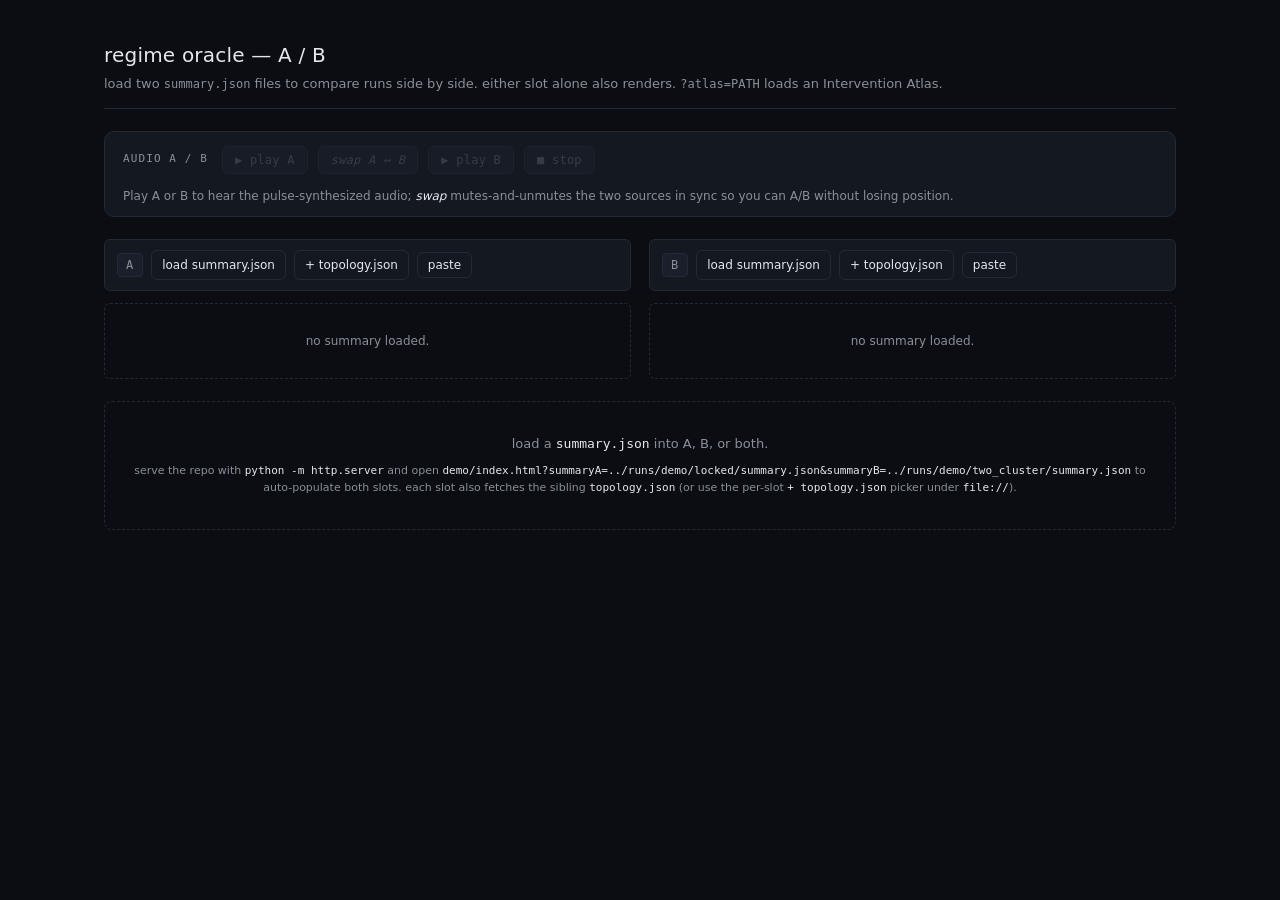
<file: demo/index.html>
<!doctype html>
<html lang="en">
<head>
  <meta charset="utf-8">
  <title>resonant instrument lab — regime oracle (A / B)</title>
  <meta name="viewport" content="width=device-width, initial-scale=1">
  <link rel="stylesheet" href="style.css">
</head>
<body>
<main>
  <header class="page-header">
    <h1>regime oracle — A / B</h1>
    <p class="sub">load two <code>summary.json</code> files to compare runs side by side. either slot alone also renders. <code>?atlas=PATH</code> loads an Intervention Atlas.</p>
  </header>

  <section id="atlas-mode" class="atlas-mode" hidden aria-label="Intervention Atlas">
    <header class="atlas-header">
      <h2>Intervention Atlas</h2>
      <p class="atlas-sub">
        <span data-role="atlas-baseline-name" class="mono"></span>
        <span class="atlas-sub-sep">·</span>
        <span data-role="atlas-count" class="mono"></span>
        <span class="atlas-sub-sep">·</span>
        <span data-role="atlas-formula" class="mono"></span>
      </p>
      <p class="atlas-hint">Click any intervention to load it into slot B and compare against the baseline (slot A).</p>
    </header>
    <ol id="atlas-list" class="atlas-list"></ol>
  </section>

  <section id="comparison" class="comparison" hidden aria-label="A vs B comparison">
    <header class="comparison-header">
      <h2>A &rarr; B</h2>
      <p id="takeaway" class="takeaway"></p>
      <span id="topo-badge" class="topo-badge" hidden></span>
    </header>
    <ul id="diff-list" class="diff-list"></ul>
  </section>

  <section id="audio-controls" class="audio-controls" hidden aria-label="A/B audio playback">
    <span class="audio-title mono">audio A / B</span>
    <button type="button" data-role="audio-play-a" class="audio-btn" disabled>&#9654; play A</button>
    <button type="button" data-role="audio-swap" class="audio-btn audio-swap" disabled>swap A &harr; B</button>
    <button type="button" data-role="audio-play-b" class="audio-btn" disabled>&#9654; play B</button>
    <button type="button" data-role="audio-stop" class="audio-btn audio-stop" disabled>&#9632; stop</button>
    <span class="audio-status mono" data-role="audio-status"></span>
    <p class="audio-hint">Play A or B to hear the pulse-synthesized audio; <em>swap</em> mutes-and-unmutes the two sources in sync so you can A/B without losing position.</p>
  </section>

  <section class="slots">
    <article class="slot" data-slot="A">
      <header class="slot-header">
        <span class="slot-label">A</span>
        <label class="file-picker">
          <input type="file" accept="application/json,.json" data-role="file">
          <span>load summary.json</span>
        </label>
        <label class="file-picker">
          <input type="file" accept="application/json,.json" data-role="topo-file">
          <span>+ topology.json</span>
        </label>
        <button type="button" data-role="paste-toggle">paste</button>
        <span class="status" data-role="status" role="status"></span>
      </header>
      <section class="paste-panel" data-role="paste-panel" hidden>
        <textarea rows="5" spellcheck="false" data-role="paste-area"
          placeholder='{ "schema_version": 1, "meta": {...}, "detectors": {...}, "stats": {...} }'></textarea>
        <div class="paste-actions">
          <button type="button" data-role="paste-apply">render</button>
        </div>
      </section>
      <div class="empty" data-role="empty">
        <p>no summary loaded.</p>
      </div>
      <div class="summary" data-role="summary" hidden>
        <header class="meta-card">
          <h2 data-role="meta-name"></h2>
          <div class="meta-grid">
            <div><span class="k">duration</span><span class="v mono" data-role="meta-duration"></span></div>
            <div><span class="k">N</span><span class="v mono" data-role="meta-n"></span></div>
            <div><span class="k">rate</span><span class="v mono" data-role="meta-rate"></span></div>
            <div><span class="k">schema</span><span class="v mono" data-role="meta-schema"></span></div>
          </div>
          <div class="meta-path mono" data-role="meta-path"></div>
        </header>
        <section class="topology-card" data-role="topology-card" aria-label="topology">
          <div class="topology-stage" data-role="topology-stage"></div>
          <div class="topology-footer mono" data-role="topology-footer"></div>
        </section>
        <section class="dynamics-card" data-role="dynamics-card" aria-label="dynamics">
          <div class="dynamics-row">
            <span class="dynamics-label mono">r(t)</span>
            <div class="dynamics-stage" data-role="r-stage"></div>
          </div>
          <div class="dynamics-row">
            <span class="dynamics-label mono">pulses</span>
            <div class="dynamics-stage" data-role="raster-stage"></div>
          </div>
          <div class="dynamics-footer mono" data-role="dynamics-footer"></div>
        </section>
        <section class="detectors" data-role="detectors" aria-label="detectors"></section>
        <section class="stats" data-role="stats" aria-label="stats"></section>
        <details class="raw">
          <summary>raw summary.json</summary>
          <pre class="mono" data-role="raw-json"></pre>
        </details>
      </div>
    </article>

    <article class="slot" data-slot="B">
      <header class="slot-header">
        <span class="slot-label">B</span>
        <label class="file-picker">
          <input type="file" accept="application/json,.json" data-role="file">
          <span>load summary.json</span>
        </label>
        <label class="file-picker">
          <input type="file" accept="application/json,.json" data-role="topo-file">
          <span>+ topology.json</span>
        </label>
        <button type="button" data-role="paste-toggle">paste</button>
        <span class="status" data-role="status" role="status"></span>
      </header>
      <section class="paste-panel" data-role="paste-panel" hidden>
        <textarea rows="5" spellcheck="false" data-role="paste-area"
          placeholder='{ "schema_version": 1, "meta": {...}, "detectors": {...}, "stats": {...} }'></textarea>
        <div class="paste-actions">
          <button type="button" data-role="paste-apply">render</button>
        </div>
      </section>
      <div class="empty" data-role="empty">
        <p>no summary loaded.</p>
      </div>
      <div class="summary" data-role="summary" hidden>
        <header class="meta-card">
          <h2 data-role="meta-name"></h2>
          <div class="meta-grid">
            <div><span class="k">duration</span><span class="v mono" data-role="meta-duration"></span></div>
            <div><span class="k">N</span><span class="v mono" data-role="meta-n"></span></div>
            <div><span class="k">rate</span><span class="v mono" data-role="meta-rate"></span></div>
            <div><span class="k">schema</span><span class="v mono" data-role="meta-schema"></span></div>
          </div>
          <div class="meta-path mono" data-role="meta-path"></div>
        </header>
        <section class="topology-card" data-role="topology-card" aria-label="topology">
          <div class="topology-stage" data-role="topology-stage"></div>
          <div class="topology-footer mono" data-role="topology-footer"></div>
        </section>
        <section class="dynamics-card" data-role="dynamics-card" aria-label="dynamics">
          <div class="dynamics-row">
            <span class="dynamics-label mono">r(t)</span>
            <div class="dynamics-stage" data-role="r-stage"></div>
          </div>
          <div class="dynamics-row">
            <span class="dynamics-label mono">pulses</span>
            <div class="dynamics-stage" data-role="raster-stage"></div>
          </div>
          <div class="dynamics-footer mono" data-role="dynamics-footer"></div>
        </section>
        <section class="detectors" data-role="detectors" aria-label="detectors"></section>
        <section class="stats" data-role="stats" aria-label="stats"></section>
        <details class="raw">
          <summary>raw summary.json</summary>
          <pre class="mono" data-role="raw-json"></pre>
        </details>
      </div>
    </article>
  </section>

  <section class="empty-both" id="empty-both">
    <p>load a <code>summary.json</code> into A, B, or both.</p>
    <p class="hint">serve the repo with <code>python -m http.server</code> and open
      <code>demo/index.html?summaryA=../runs/demo/locked/summary.json&amp;summaryB=../runs/demo/two_cluster/summary.json</code>
      to auto-populate both slots. each slot also fetches the sibling <code>topology.json</code>
      (or use the per-slot <code>+ topology.json</code> picker under <code>file://</code>).</p>
  </section>
</main>
<script src="app.js"></script>
</body>
</html>
</file>
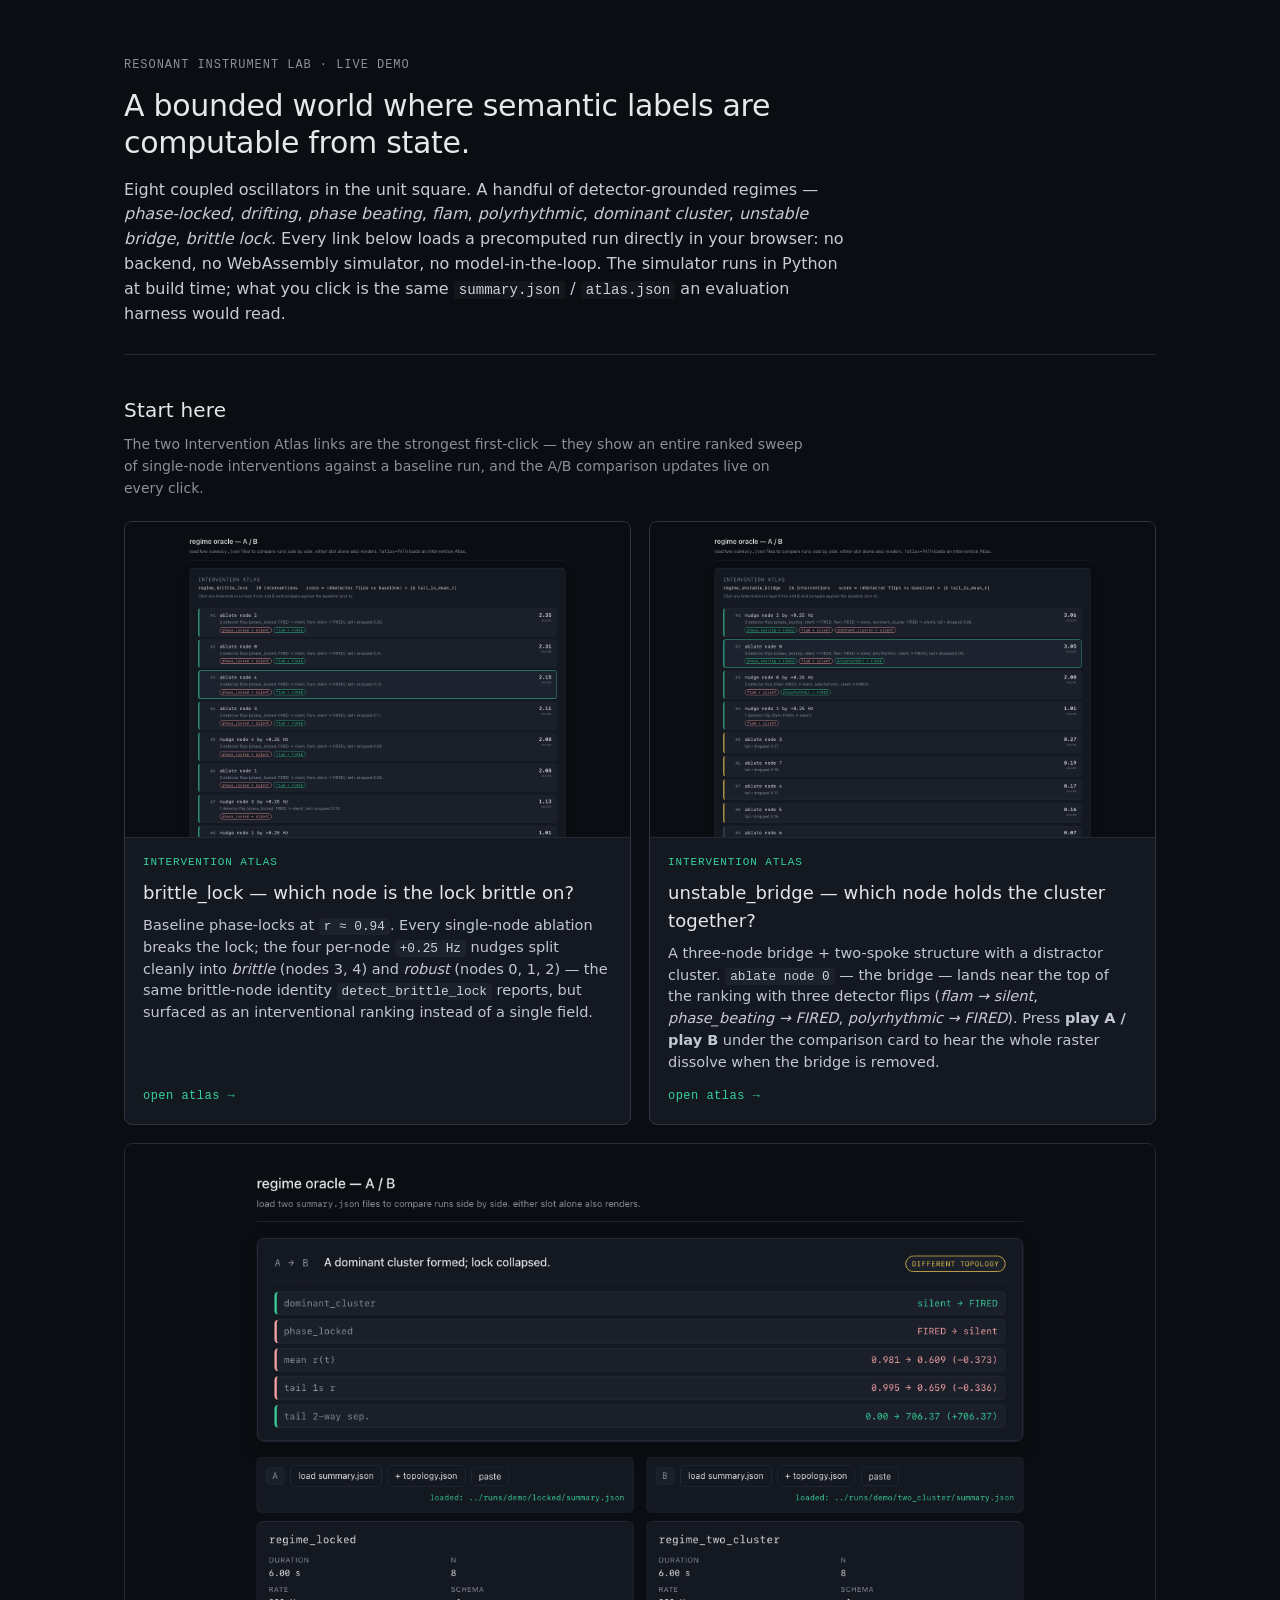
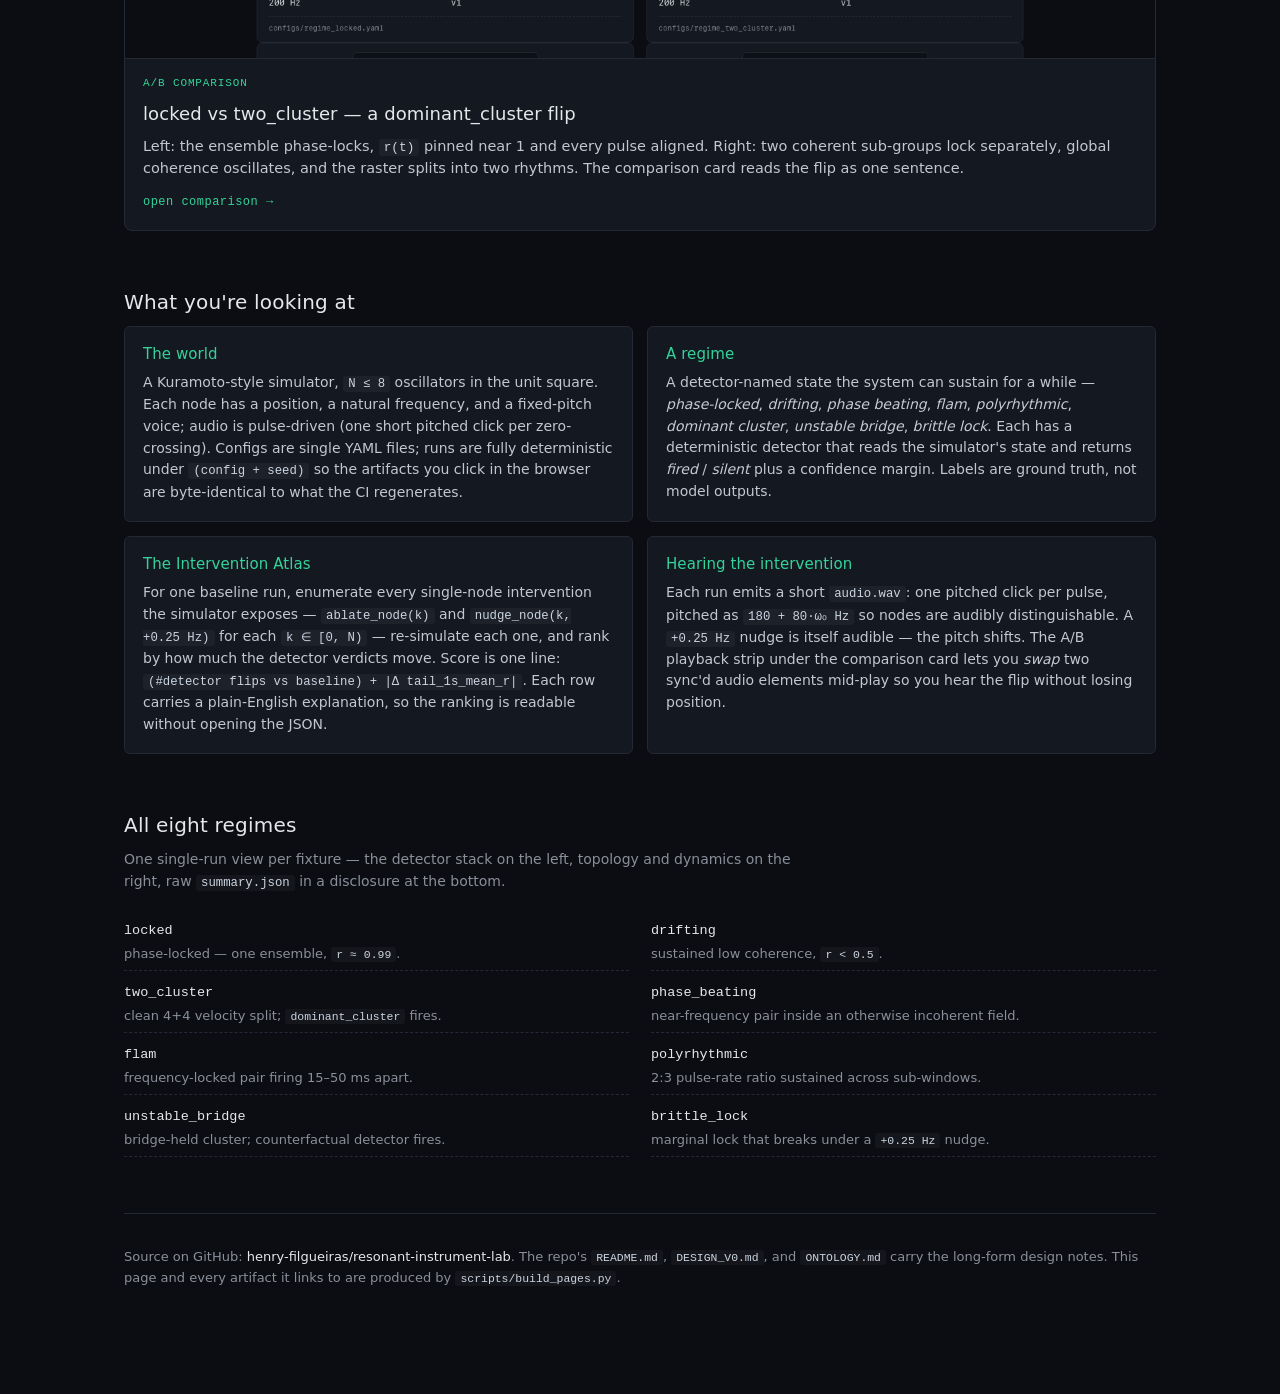
<file: docs/index.html>
<!doctype html>
<html lang="en">
<head>
  <meta charset="utf-8">
  <title>Resonant Instrument Lab — live demo</title>
  <meta name="viewport" content="width=device-width, initial-scale=1">
  <meta name="description" content="A browser-hosted live demo of the Resonant Instrument Lab: a bounded coupled-oscillator world, eight detector-named regimes, and the Intervention Atlas — a ranked list of single-node perturbations with per-click A/B comparison.">
  <link rel="stylesheet" href="landing.css">
</head>
<body>
<main>

  <header class="hero">
    <p class="kicker mono">resonant instrument lab · live demo</p>
    <h1>A bounded world where semantic labels are computable from state.</h1>
    <p class="lede">
      Eight coupled oscillators in the unit square. A handful of detector-grounded
      regimes — <em>phase-locked</em>, <em>drifting</em>, <em>phase beating</em>,
      <em>flam</em>, <em>polyrhythmic</em>, <em>dominant cluster</em>,
      <em>unstable bridge</em>, <em>brittle lock</em>. Every link below loads a
      precomputed run directly in your browser: no backend, no WebAssembly
      simulator, no model-in-the-loop. The simulator runs in Python at build
      time; what you click is the same <code>summary.json</code> / <code>atlas.json</code>
      an evaluation harness would read.
    </p>
  </header>

  <section class="primary">
    <h2>Start here</h2>
    <p class="section-sub">
      The two Intervention Atlas links are the strongest first-click —
      they show an entire ranked sweep of single-node interventions against
      a baseline run, and the A/B comparison updates live on every click.
    </p>

    <div class="cards">

      <a class="card card-primary" href="demo/index.html?atlas=../runs/demo/brittle_lock/atlas.json&amp;select=ablate_n4">
        <div class="card-art">
          <img src="screenshots/hero-atlas-brittle_lock.png" alt="Intervention Atlas on regime_brittle_lock, with ablate_n4 preselected" loading="lazy">
        </div>
        <div class="card-body">
          <span class="card-eyebrow mono">intervention atlas</span>
          <h3>brittle_lock — which node is the lock brittle on?</h3>
          <p>
            Baseline phase-locks at <code>r ≈ 0.94</code>. Every single-node
            ablation breaks the lock; the four per-node <code>+0.25 Hz</code>
            nudges split cleanly into <em>brittle</em> (nodes 3, 4) and
            <em>robust</em> (nodes 0, 1, 2) — the same brittle-node identity
            <code>detect_brittle_lock</code> reports, but surfaced as an
            interventional ranking instead of a single field.
          </p>
          <span class="card-cta mono">open atlas →</span>
        </div>
      </a>

      <a class="card card-primary" href="demo/index.html?atlas=../runs/demo/unstable_bridge/atlas.json&amp;select=ablate_n0">
        <div class="card-art">
          <img src="screenshots/hero-atlas-unstable_bridge.png" alt="Intervention Atlas on regime_unstable_bridge, with ablate_n0 preselected" loading="lazy">
        </div>
        <div class="card-body">
          <span class="card-eyebrow mono">intervention atlas</span>
          <h3>unstable_bridge — which node holds the cluster together?</h3>
          <p>
            A three-node bridge + two-spoke structure with a distractor cluster.
            <code>ablate node 0</code> — the bridge — lands near the top of the
            ranking with three detector flips (<em>flam → silent</em>,
            <em>phase_beating → FIRED</em>, <em>polyrhythmic → FIRED</em>). Press
            <strong>play A / play B</strong> under the comparison card to hear
            the whole raster dissolve when the bridge is removed.
          </p>
          <span class="card-cta mono">open atlas →</span>
        </div>
      </a>

    </div>

    <div class="cards cards-secondary">

      <a class="card" href="demo/index.html?summaryA=../runs/demo/locked/summary.json&amp;summaryB=../runs/demo/two_cluster/summary.json">
        <div class="card-art card-art-wide">
          <img src="screenshots/hero-locked-vs-two_cluster.png" alt="A/B comparison: locked vs two_cluster" loading="lazy">
        </div>
        <div class="card-body">
          <span class="card-eyebrow mono">a/b comparison</span>
          <h3>locked vs two_cluster — a dominant_cluster flip</h3>
          <p>
            Left: the ensemble phase-locks, <code>r(t)</code> pinned near 1 and
            every pulse aligned. Right: two coherent sub-groups lock separately,
            global coherence oscillates, and the raster splits into two rhythms.
            The comparison card reads the flip as one sentence.
          </p>
          <span class="card-cta mono">open comparison →</span>
        </div>
      </a>

    </div>
  </section>

  <section class="explain">
    <h2>What you're looking at</h2>

    <div class="explain-grid">
      <article>
        <h3>The world</h3>
        <p>
          A Kuramoto-style simulator, <code>N ≤ 8</code> oscillators in the
          unit square. Each node has a position, a natural frequency, and a
          fixed-pitch voice; audio is pulse-driven (one short pitched click
          per zero-crossing). Configs are single YAML files; runs are fully
          deterministic under <code>(config + seed)</code> so the artifacts
          you click in the browser are byte-identical to what the CI
          regenerates.
        </p>
      </article>

      <article>
        <h3>A regime</h3>
        <p>
          A detector-named state the system can sustain for a while —
          <em>phase-locked</em>, <em>drifting</em>, <em>phase beating</em>,
          <em>flam</em>, <em>polyrhythmic</em>, <em>dominant cluster</em>,
          <em>unstable bridge</em>, <em>brittle lock</em>. Each has a
          deterministic detector that reads the simulator's state and returns
          <em>fired</em> / <em>silent</em> plus a confidence margin. Labels
          are ground truth, not model outputs.
        </p>
      </article>

      <article>
        <h3>The Intervention Atlas</h3>
        <p>
          For one baseline run, enumerate every single-node intervention the
          simulator exposes — <code>ablate_node(k)</code> and
          <code>nudge_node(k, +0.25 Hz)</code> for each <code>k ∈ [0, N)</code> —
          re-simulate each one, and rank by how much the detector verdicts move.
          Score is one line:
          <code>(#detector flips vs baseline) + |Δ tail_1s_mean_r|</code>.
          Each row carries a plain-English explanation, so the ranking is
          readable without opening the JSON.
        </p>
      </article>

      <article>
        <h3>Hearing the intervention</h3>
        <p>
          Each run emits a short <code>audio.wav</code>: one pitched click per
          pulse, pitched as <code>180 + 80·ω₀ Hz</code> so nodes are audibly
          distinguishable. A <code>+0.25 Hz</code> nudge is itself audible —
          the pitch shifts. The A/B playback strip under the comparison card
          lets you <em>swap</em> two sync'd audio elements mid-play so you
          hear the flip without losing position.
        </p>
      </article>
    </div>
  </section>

  <section class="catalogue">
    <h2>All eight regimes</h2>
    <p class="section-sub">
      One single-run view per fixture — the detector stack on the left,
      topology and dynamics on the right, raw <code>summary.json</code> in a
      disclosure at the bottom.
    </p>
    <ul class="fixture-list mono">
      <li><a href="demo/index.html?summaryA=../runs/demo/locked/summary.json">locked</a>
        <span class="fixture-note">phase-locked — one ensemble, <code>r ≈ 0.99</code>.</span></li>
      <li><a href="demo/index.html?summaryA=../runs/demo/drifting/summary.json">drifting</a>
        <span class="fixture-note">sustained low coherence, <code>r &lt; 0.5</code>.</span></li>
      <li><a href="demo/index.html?summaryA=../runs/demo/two_cluster/summary.json">two_cluster</a>
        <span class="fixture-note">clean 4+4 velocity split; <code>dominant_cluster</code> fires.</span></li>
      <li><a href="demo/index.html?summaryA=../runs/demo/phase_beating/summary.json">phase_beating</a>
        <span class="fixture-note">near-frequency pair inside an otherwise incoherent field.</span></li>
      <li><a href="demo/index.html?summaryA=../runs/demo/flam/summary.json">flam</a>
        <span class="fixture-note">frequency-locked pair firing 15–50 ms apart.</span></li>
      <li><a href="demo/index.html?summaryA=../runs/demo/polyrhythmic/summary.json">polyrhythmic</a>
        <span class="fixture-note">2:3 pulse-rate ratio sustained across sub-windows.</span></li>
      <li><a href="demo/index.html?summaryA=../runs/demo/unstable_bridge/summary.json">unstable_bridge</a>
        <span class="fixture-note">bridge-held cluster; counterfactual detector fires.</span></li>
      <li><a href="demo/index.html?summaryA=../runs/demo/brittle_lock/summary.json">brittle_lock</a>
        <span class="fixture-note">marginal lock that breaks under a <code>+0.25 Hz</code> nudge.</span></li>
    </ul>
  </section>

  <footer class="foot">
    <p>
      Source on GitHub:
      <a href="https://github.com/henry-filgueiras/resonant-instrument-lab">henry-filgueiras/resonant-instrument-lab</a>.
      The repo's <code>README.md</code>, <code>DESIGN_V0.md</code>, and
      <code>ONTOLOGY.md</code> carry the long-form design notes. This page and
      every artifact it links to are produced by <code>scripts/build_pages.py</code>.
    </p>
  </footer>

</main>
</body>
</html>
</file>
<file: demo/style.css>
:root {
  --bg: #0b0d12;
  --card: #141821;
  --card-hi: #1a1f2b;
  --border: #242936;
  --text: #e5e7eb;
  --muted: #8a8f99;
  --accent: #34d399;
  --dim: #4b5563;
  --err: #fca5a5;
  --warn: #fcd34d;
  --up: #34d399;
  --down: #fca5a5;
  --mono: ui-monospace, SFMono-Regular, Menlo, Consolas, monospace;
  --sans: -apple-system, BlinkMacSystemFont, "Segoe UI", system-ui, sans-serif;
}

* { box-sizing: border-box; }

html, body {
  margin: 0;
  padding: 0;
  background: var(--bg);
  color: var(--text);
  font-family: var(--sans);
  font-size: 15px;
  line-height: 1.5;
  -webkit-font-smoothing: antialiased;
}

main {
  max-width: 1120px;
  margin: 0 auto;
  padding: 40px 24px 80px;
}

code, .mono { font-family: var(--mono); }

/* -- page header -- */
.page-header {
  border-bottom: 1px solid var(--border);
  padding-bottom: 14px;
  margin-bottom: 22px;
}
.page-header h1 {
  margin: 0;
  font-size: 20px;
  font-weight: 500;
  letter-spacing: 0.01em;
}
.page-header .sub {
  margin: 4px 0 0;
  color: var(--muted);
  font-size: 13px;
}
.page-header code { color: var(--muted); font-size: 12px; }

/* -- slot grid -- */
.slots {
  display: grid;
  grid-template-columns: 1fr 1fr;
  gap: 18px;
  margin-bottom: 22px;
}
.slot {
  display: flex;
  flex-direction: column;
  gap: 12px;
  min-width: 0;
}

/* -- slot header (loader row per slot) -- */
.slot-header {
  display: flex;
  align-items: center;
  gap: 8px;
  flex-wrap: wrap;
  padding: 10px 12px;
  background: var(--card);
  border: 1px solid var(--border);
  border-radius: 6px;
}
.slot-label {
  font-family: var(--mono);
  font-size: 12px;
  color: var(--muted);
  background: var(--card-hi);
  border: 1px solid var(--border);
  border-radius: 4px;
  padding: 2px 8px;
  letter-spacing: 0.08em;
}
.file-picker {
  position: relative;
  display: inline-block;
}
.file-picker input {
  position: absolute; inset: 0;
  opacity: 0; cursor: pointer;
  width: 100%; height: 100%;
}
.file-picker span,
button {
  display: inline-block;
  padding: 5px 10px;
  background: var(--card);
  border: 1px solid var(--border);
  border-radius: 6px;
  color: var(--text);
  font-family: var(--sans);
  font-size: 12px;
  cursor: pointer;
  transition: background 80ms ease;
}
.file-picker:hover span,
button:hover { background: var(--card-hi); }
button:focus-visible,
.file-picker:focus-within span { outline: 1px solid var(--accent); outline-offset: 2px; }
.status {
  color: var(--muted);
  font-family: var(--mono);
  font-size: 11px;
  margin-left: auto;
  overflow: hidden;
  text-overflow: ellipsis;
  white-space: nowrap;
  max-width: 100%;
}
.status[data-kind="err"]  { color: var(--err); }
.status[data-kind="warn"] { color: var(--warn); }
.status[data-kind="ok"]   { color: var(--accent); }

/* -- paste panel -- */
.paste-panel textarea {
  width: 100%;
  background: var(--card);
  border: 1px solid var(--border);
  border-radius: 6px;
  color: var(--text);
  font-family: var(--mono);
  font-size: 12px;
  padding: 10px 12px;
  resize: vertical;
}
.paste-actions {
  margin-top: 6px;
  display: flex;
  justify-content: flex-end;
}

/* -- per-slot empty placeholder -- */
.empty {
  padding: 28px 14px;
  border: 1px dashed var(--border);
  border-radius: 6px;
  color: var(--muted);
  text-align: center;
  font-size: 12px;
}
.empty p { margin: 0; }

/* -- meta card -- */
.meta-card {
  padding: 14px 16px 12px;
  background: var(--card);
  border: 1px solid var(--border);
  border-radius: 8px;
}
.meta-card h2 {
  margin: 0 0 10px;
  font-size: 15px;
  font-weight: 500;
  font-family: var(--mono);
  letter-spacing: 0.01em;
  word-break: break-word;
}
.meta-grid {
  display: grid;
  grid-template-columns: repeat(2, 1fr);
  gap: 6px 16px;
  font-size: 12px;
}
.meta-grid > div { display: flex; flex-direction: column; gap: 2px; }
.meta-grid .k { color: var(--muted); font-size: 10px; text-transform: uppercase; letter-spacing: 0.06em; }
.meta-path {
  margin-top: 10px;
  padding-top: 8px;
  border-top: 1px dashed var(--border);
  color: var(--muted);
  font-size: 10px;
  overflow-wrap: anywhere;
}

/* -- topology card -- */
.topology-card {
  padding: 12px;
  background: var(--card);
  border: 1px solid var(--border);
  border-radius: 8px;
  display: flex;
  flex-direction: column;
  align-items: center;
  gap: 8px;
}
.topology-stage {
  width: 100%;
  max-width: 260px;
  aspect-ratio: 1 / 1;
  background: #0d1017;
  border: 1px solid var(--border);
  border-radius: 6px;
  overflow: hidden;
}
.topology-stage svg { width: 100%; height: 100%; display: block; }
.topology-stage .topo-frame { fill: none; stroke: var(--border); stroke-width: 0.4; }
.topology-stage .topo-grid  { stroke: var(--border); stroke-width: 0.2; opacity: 0.55; }
.topology-stage .topo-node  { stroke: #0d1017; stroke-width: 0.6; }
.topology-stage .topo-bridge-ring {
  fill: none;
  stroke: var(--warn);
  stroke-width: 0.7;
  opacity: 0.9;
  stroke-dasharray: 1.6 1.0;
}
.topology-stage .topo-brittle-ring {
  fill: none;
  stroke: var(--err);
  stroke-width: 0.6;
  opacity: 0.85;
  stroke-dasharray: 0.6 0.8;
}
.topology-stage .topo-selected-ring {
  fill: none;
  stroke: var(--accent);
  stroke-width: 0.7;
  opacity: 0.9;
}
.topology-stage .topo-label {
  fill: var(--muted);
  font-family: var(--mono);
  font-size: 3.2px;
  text-anchor: middle;
  dominant-baseline: middle;
  pointer-events: none;
}
.topology-footer {
  width: 100%;
  color: var(--muted);
  font-size: 10px;
  display: flex;
  gap: 10px;
  justify-content: center;
  flex-wrap: wrap;
  letter-spacing: 0.02em;
}
.topology-footer .k { color: var(--dim); margin-right: 4px; }
.topology-footer .topo-bridge-note {
  color: var(--warn);
  letter-spacing: 0.03em;
  font-family: var(--mono);
}
.topology-footer .topo-bridge-note .k { color: var(--warn); opacity: 0.8; }
.topology-footer .topo-brittle-note {
  color: var(--err);
  letter-spacing: 0.03em;
  font-family: var(--mono);
}
.topology-footer .topo-brittle-note .k { color: var(--err); opacity: 0.8; }
.topology-footer .topo-selected-note {
  color: var(--accent);
  letter-spacing: 0.03em;
  font-family: var(--mono);
}
.topology-footer .topo-selected-note .k { color: var(--accent); opacity: 0.8; }
.topology-stage .topology-missing {
  margin: 0;
  width: 100%;
  height: 100%;
  display: flex;
  align-items: center;
  justify-content: center;
  color: var(--muted);
  font-family: var(--mono);
  font-size: 11px;
  text-align: center;
  padding: 8px;
}

/* -- dynamics card (r(t) sparkline + pulse raster) -- */
.dynamics-card {
  padding: 12px 14px 10px;
  background: var(--card);
  border: 1px solid var(--border);
  border-radius: 8px;
  display: flex;
  flex-direction: column;
  gap: 8px;
}
.dynamics-row {
  display: flex;
  align-items: stretch;
  gap: 10px;
}
.dynamics-label {
  flex: 0 0 48px;
  font-size: 10px;
  color: var(--muted);
  letter-spacing: 0.04em;
  align-self: center;
  text-align: right;
  padding-right: 2px;
}
.dynamics-stage {
  flex: 1 1 auto;
  min-width: 0;
  background: #0d1017;
  border: 1px solid var(--border);
  border-radius: 4px;
  overflow: hidden;
  min-height: 44px;
  display: flex;
}
.dynamics-stage svg { width: 100%; height: 100%; display: block; }
.dynamics-stage .dyn-band {
  fill: var(--accent);
  opacity: 0.10;
}
.dynamics-stage .dyn-ref {
  stroke: var(--dim);
  stroke-width: 0.4;
  stroke-dasharray: 1.5 1.5;
  opacity: 0.7;
}
.dynamics-stage .dyn-line {
  fill: none;
  stroke: var(--accent);
  stroke-width: 0.9;
  stroke-linejoin: round;
  stroke-linecap: round;
}
.dynamics-stage .dyn-row-base {
  stroke: var(--border);
  stroke-width: 0.2;
  opacity: 0.7;
}
.dynamics-stage .dyn-tick {
  stroke: var(--accent);
  stroke-width: 0.55;
  stroke-linecap: round;
}
.dynamics-stage .dynamics-missing {
  margin: 0;
  width: 100%;
  display: flex;
  align-items: center;
  justify-content: center;
  color: var(--muted);
  font-family: var(--mono);
  font-size: 10px;
  padding: 8px;
}
.dynamics-footer {
  display: flex;
  justify-content: center;
  gap: 14px;
  flex-wrap: wrap;
  color: var(--muted);
  font-size: 10px;
  letter-spacing: 0.02em;
}
.dynamics-footer .k { color: var(--dim); margin-right: 4px; }

/* -- detector cards -- */
.detectors {
  display: grid;
  grid-template-columns: 1fr;
  gap: 8px;
}
.detector-card {
  padding: 10px 12px;
  background: var(--card);
  border: 1px solid var(--border);
  border-radius: 6px;
  border-left: 3px solid var(--dim);
}
.detector-card[data-state="fired"] { border-left-color: var(--accent); }
.detector-name {
  color: var(--muted);
  font-family: var(--mono);
  font-size: 11px;
  margin-bottom: 2px;
}
.detector-verdict {
  font-size: 15px;
  font-weight: 600;
  font-family: var(--mono);
  color: var(--dim);
  letter-spacing: 0.03em;
  margin-bottom: 6px;
}
.detector-card[data-state="fired"] .detector-verdict { color: var(--accent); }
.detector-rows {
  display: flex;
  flex-direction: column;
  gap: 2px;
  font-size: 11px;
}

/* -- silent-detector disclosure (compact mode default) -- */
.silent-group {
  background: var(--card);
  border: 1px solid var(--border);
  border-radius: 6px;
  padding: 0;
  overflow: hidden;
}
.silent-group-summary {
  list-style: none;
  cursor: pointer;
  user-select: none;
  padding: 8px 12px;
  font-size: 11px;
  color: var(--muted);
  display: flex;
  align-items: baseline;
  gap: 2px;
  flex-wrap: wrap;
}
.silent-group-summary::-webkit-details-marker { display: none; }
.silent-group-summary::before {
  content: "▸";
  display: inline-block;
  width: 10px;
  color: var(--dim);
  margin-right: 4px;
  transition: transform 120ms ease;
}
.silent-group[open] > .silent-group-summary::before {
  transform: rotate(90deg);
}
.silent-group-summary:hover { color: var(--text); }
.silent-count { color: var(--text); font-weight: 600; }
.silent-label  { color: var(--muted); }
.silent-names  { color: var(--dim); font-size: 10px; }
.silent-group-cards {
  display: flex;
  flex-direction: column;
  gap: 6px;
  padding: 2px 8px 10px;
}
.silent-group .detector-card {
  opacity: 0.75;
}

/* -- rows (shared) -- */
.row {
  display: flex;
  justify-content: space-between;
  gap: 12px;
  align-items: baseline;
}
.row .k { color: var(--muted); }
.row .v { color: var(--text); }

/* -- stats -- */
.stats {
  padding: 12px 14px;
  background: var(--card);
  border: 1px solid var(--border);
  border-radius: 6px;
  display: flex;
  flex-direction: column;
  gap: 3px;
  font-size: 12px;
}

/* -- raw json expander -- */
.raw { color: var(--muted); font-size: 11px; }
.raw summary {
  cursor: pointer;
  padding: 4px 0;
  color: var(--muted);
  user-select: none;
}
.raw summary:hover { color: var(--text); }
.raw pre {
  margin: 6px 0 0;
  background: var(--card);
  border: 1px solid var(--border);
  border-radius: 6px;
  padding: 10px 12px;
  font-size: 10px;
  color: var(--text);
  overflow-x: auto;
  line-height: 1.4;
}

/* -- audio A/B controls — small, sits under the comparison card -- */
.audio-controls {
  background: var(--card);
  border: 1px solid var(--border);
  border-radius: 10px;
  padding: 14px 18px 12px;
  margin-bottom: 22px;
  display: grid;
  grid-template-columns: auto repeat(4, auto) 1fr;
  gap: 10px;
  align-items: center;
}
.audio-controls .audio-title {
  font-size: 11px;
  letter-spacing: 0.10em;
  text-transform: uppercase;
  color: var(--muted);
  margin-right: 4px;
}
.audio-controls .audio-btn {
  font-family: var(--mono);
  font-size: 12px;
  padding: 6px 12px;
  background: var(--card-hi);
  color: var(--text);
  border: 1px solid var(--border);
  border-radius: 6px;
  cursor: pointer;
  letter-spacing: 0.02em;
  white-space: nowrap;
}
.audio-controls .audio-btn:hover:not(:disabled) { border-color: var(--accent); color: var(--accent); }
.audio-controls .audio-btn[data-active="true"] {
  border-color: var(--accent);
  color: var(--accent);
  background: rgba(52, 211, 153, 0.08);
}
.audio-controls .audio-btn:disabled {
  color: var(--dim);
  cursor: not-allowed;
  opacity: 0.6;
}
.audio-controls .audio-swap { font-style: italic; }
.audio-controls .audio-stop { color: var(--muted); }
.audio-controls .audio-status {
  font-size: 11px;
  color: var(--muted);
  justify-self: end;
  text-align: right;
}
.audio-controls .audio-hint {
  grid-column: 1 / -1;
  margin: 4px 0 0;
  font-size: 12px;
  color: var(--muted);
  line-height: 1.4;
}
.audio-controls .audio-hint em { font-style: italic; color: var(--text); }
@media (max-width: 760px) {
  .audio-controls {
    grid-template-columns: repeat(2, 1fr);
    grid-template-rows: auto;
  }
  .audio-controls .audio-title { grid-column: 1 / -1; }
  .audio-controls .audio-status { grid-column: 1 / -1; justify-self: start; text-align: left; }
  .audio-controls .audio-hint { font-size: 11px; }
}

/* -- comparison card — the visual focus, hoisted above the slot grid -- */
.comparison {
  background: var(--card);
  border: 1px solid var(--border);
  border-radius: 10px;
  padding: 22px 24px 18px;
  box-shadow: 0 0 0 1px var(--border) inset, 0 8px 24px rgba(0, 0, 0, 0.2);
  margin-bottom: 22px;
}
.comparison-header {
  display: flex;
  align-items: baseline;
  gap: 20px;
  flex-wrap: wrap;
  margin-bottom: 14px;
  padding-bottom: 12px;
  border-bottom: 1px dashed var(--border);
}
.comparison-header h2 {
  margin: 0;
  font-size: 14px;
  font-weight: 500;
  font-family: var(--mono);
  color: var(--muted);
  letter-spacing: 0.08em;
  text-transform: uppercase;
}
.takeaway {
  margin: 0;
  font-size: 16px;
  color: var(--text);
  font-weight: 500;
  line-height: 1.4;
  flex: 1;
  min-width: 0;
}
.topo-badge {
  font-family: var(--mono);
  font-size: 10px;
  letter-spacing: 0.06em;
  text-transform: uppercase;
  padding: 3px 8px;
  border-radius: 999px;
  border: 1px solid var(--border);
  background: var(--card-hi);
  color: var(--muted);
  white-space: nowrap;
}
.topo-badge[data-same="true"]  { color: var(--muted); }
.topo-badge[data-same="false"] { color: var(--warn); border-color: var(--warn); }
.diff-list {
  list-style: none;
  margin: 0;
  padding: 0;
  display: flex;
  flex-direction: column;
  gap: 6px;
}
.diff-row {
  display: flex;
  justify-content: space-between;
  align-items: baseline;
  gap: 16px;
  padding: 6px 10px;
  background: var(--card-hi);
  border: 1px solid var(--border);
  border-left: 3px solid var(--dim);
  border-radius: 6px;
  font-size: 13px;
}
.diff-row[data-dir="up"]   { border-left-color: var(--up); }
.diff-row[data-dir="down"] { border-left-color: var(--down); }
.diff-row[data-dir="flat"] { border-left-color: var(--muted); }
.diff-label { color: var(--muted); }
.diff-change { color: var(--text); }
.diff-row[data-dir="up"]   .diff-change { color: var(--up); }
.diff-row[data-dir="down"] .diff-change { color: var(--down); }
.diff-none {
  padding: 10px;
  color: var(--muted);
  font-size: 12px;
  text-align: center;
  font-family: var(--mono);
  list-style: none;
}

/* -- atlas mode (Intervention Atlas) -- */
.atlas-mode {
  background: var(--card);
  border: 1px solid var(--border);
  border-radius: 10px;
  padding: 22px 24px 18px;
  box-shadow: 0 0 0 1px var(--border) inset, 0 8px 24px rgba(0, 0, 0, 0.2);
  margin-bottom: 22px;
}
.atlas-header {
  margin-bottom: 14px;
  padding-bottom: 12px;
  border-bottom: 1px dashed var(--border);
}
.atlas-header h2 {
  margin: 0 0 4px;
  font-size: 14px;
  font-weight: 500;
  font-family: var(--mono);
  color: var(--muted);
  letter-spacing: 0.08em;
  text-transform: uppercase;
}
.atlas-sub {
  margin: 4px 0 4px;
  font-size: 12px;
  color: var(--text);
  display: flex;
  flex-wrap: wrap;
  gap: 6px 10px;
  align-items: baseline;
}
.atlas-sub-sep { color: var(--dim); }
.atlas-hint {
  margin: 6px 0 0;
  font-size: 11px;
  color: var(--muted);
}
.atlas-list {
  list-style: none;
  margin: 0;
  padding: 0;
  display: flex;
  flex-direction: column;
  gap: 8px;
  counter-reset: atlas-rank;
}
.atlas-iv {
  width: 100%;
  text-align: left;
  display: grid;
  grid-template-columns: 32px 1fr auto;
  gap: 12px;
  align-items: baseline;
  padding: 10px 14px;
  background: var(--card-hi);
  border: 1px solid var(--border);
  border-left: 3px solid var(--dim);
  border-radius: 6px;
  cursor: pointer;
  font-family: var(--sans);
  font-size: 13px;
  color: var(--text);
  transition: background 80ms ease, border-color 80ms ease;
}
.atlas-iv:hover {
  background: #1f2532;
  border-color: var(--accent);
}
.atlas-iv[data-selected="true"] {
  border-left-color: var(--accent);
  background: #1c2330;
  outline: 1px solid var(--accent);
  outline-offset: -1px;
}
.atlas-iv[data-bucket="strong"] { border-left-color: var(--accent); }
.atlas-iv[data-bucket="medium"] { border-left-color: var(--warn); }
.atlas-iv[data-bucket="weak"]   { border-left-color: var(--dim); }
.atlas-rank {
  font-family: var(--mono);
  color: var(--muted);
  font-size: 11px;
  text-align: right;
  letter-spacing: 0.04em;
}
.atlas-body { min-width: 0; display: flex; flex-direction: column; gap: 4px; }
.atlas-label {
  font-family: var(--mono);
  font-size: 13px;
  color: var(--text);
  letter-spacing: 0.01em;
}
.atlas-explanation {
  color: var(--muted);
  font-size: 11px;
  line-height: 1.5;
  overflow-wrap: anywhere;
}
.atlas-flips {
  display: flex;
  flex-wrap: wrap;
  gap: 4px 6px;
  margin-top: 2px;
}
.atlas-flip-pill {
  font-family: var(--mono);
  font-size: 10px;
  padding: 1px 6px;
  border-radius: 999px;
  background: var(--card);
  border: 1px solid var(--border);
  color: var(--muted);
  letter-spacing: 0.02em;
  white-space: nowrap;
}
.atlas-flip-pill[data-dir="up"]   { color: var(--up);   border-color: var(--up); }
.atlas-flip-pill[data-dir="down"] { color: var(--down); border-color: var(--down); }
.atlas-score {
  font-family: var(--mono);
  font-size: 14px;
  color: var(--text);
  text-align: right;
  font-weight: 600;
  letter-spacing: 0.02em;
}
.atlas-score-sub {
  display: block;
  font-size: 9px;
  color: var(--muted);
  font-weight: 400;
  letter-spacing: 0.04em;
  margin-top: 1px;
}

/* -- empty-both hint -- */
.empty-both {
  padding: 32px 16px;
  border: 1px dashed var(--border);
  border-radius: 8px;
  color: var(--muted);
  text-align: center;
  font-size: 13px;
  margin-top: 18px;
}
.empty-both p { margin: 0; }
.empty-both .hint { font-size: 11px; margin-top: 8px; line-height: 1.6; overflow-wrap: anywhere; }
.empty-both code { color: var(--text); }

/* -- narrow layouts -- */
@media (max-width: 820px) {
  .slots { grid-template-columns: 1fr; }
  .meta-grid { grid-template-columns: repeat(4, 1fr); }
}
@media (max-width: 480px) {
  .meta-grid { grid-template-columns: 1fr 1fr; }
  .takeaway { font-size: 15px; }
}
</file>
<file: docs/landing.css>
/* Landing page — resonant instrument lab live demo.
   Dark palette matches demo/style.css so the jump from landing → demo
   reads as one site. Self-contained (no shared stylesheet): the demo
   viewer ships its own style.css which is intentionally scoped to
   demo-specific markup. */

:root {
  --bg: #0b0d12;
  --bg-soft: #10131b;
  --card: #141821;
  --card-hi: #1a1f2b;
  --border: #242936;
  --border-hi: #2f3545;
  --text: #e5e7eb;
  --muted: #8a8f99;
  --dim: #4b5563;
  --accent: #34d399;
  --accent-soft: #1b3a2f;
  --warn: #fcd34d;
  --err: #fca5a5;
  --mono: ui-monospace, SFMono-Regular, Menlo, Consolas, monospace;
  --sans: -apple-system, BlinkMacSystemFont, "Segoe UI", system-ui, sans-serif;
}

* { box-sizing: border-box; }

html, body {
  margin: 0;
  padding: 0;
  background: var(--bg);
  color: var(--text);
  font-family: var(--sans);
  font-size: 16px;
  line-height: 1.55;
  -webkit-font-smoothing: antialiased;
}

main {
  max-width: 1080px;
  margin: 0 auto;
  padding: 56px 24px 96px;
}

a {
  color: var(--accent);
  text-decoration: none;
}
a:hover { text-decoration: underline; }

code, .mono { font-family: var(--mono); }
code {
  background: rgba(255, 255, 255, 0.04);
  padding: 1px 5px;
  border-radius: 3px;
  font-size: 0.88em;
  color: #cbd5e1;
}

em { font-style: italic; color: #c6cad3; }

/* -- hero -- */
.hero {
  border-bottom: 1px solid var(--border);
  padding-bottom: 28px;
  margin-bottom: 40px;
}
.hero .kicker {
  color: var(--muted);
  font-size: 12px;
  letter-spacing: 0.08em;
  text-transform: uppercase;
  margin: 0 0 12px;
}
.hero h1 {
  margin: 0 0 16px;
  font-size: 30px;
  font-weight: 500;
  letter-spacing: -0.01em;
  line-height: 1.25;
  max-width: 760px;
}
.hero .lede {
  margin: 0;
  color: #c8ccd4;
  max-width: 720px;
  font-size: 16px;
}

/* -- section scaffolding -- */
section { margin-bottom: 56px; }
section h2 {
  margin: 0 0 8px;
  font-size: 20px;
  font-weight: 500;
  letter-spacing: 0.01em;
}
.section-sub {
  margin: 0 0 22px;
  color: var(--muted);
  font-size: 14px;
  max-width: 680px;
}

/* -- cards (primary / A/B links) -- */
.cards {
  display: grid;
  grid-template-columns: 1fr 1fr;
  gap: 18px;
}
.cards-secondary {
  grid-template-columns: 1fr;
  margin-top: 18px;
}

.card {
  display: flex;
  flex-direction: column;
  background: var(--card);
  border: 1px solid var(--border);
  border-radius: 8px;
  overflow: hidden;
  color: var(--text);
  transition: border-color 120ms ease, transform 120ms ease, background 120ms ease;
}
.card:hover {
  border-color: var(--accent);
  background: var(--card-hi);
  text-decoration: none;
}
.card-primary {
  border-color: var(--border-hi);
}

.card-art {
  aspect-ratio: 16 / 10;
  overflow: hidden;
  background: var(--bg-soft);
  border-bottom: 1px solid var(--border);
}
.card-art-wide { aspect-ratio: 16 / 8; }
.card-art img {
  width: 100%;
  height: 100%;
  object-fit: cover;
  object-position: top center;
  display: block;
  filter: saturate(0.95);
}

.card-body {
  padding: 16px 18px 18px;
  display: flex;
  flex-direction: column;
  gap: 8px;
  flex: 1 1 auto;
}
.card-eyebrow {
  color: var(--accent);
  font-size: 11px;
  letter-spacing: 0.08em;
  text-transform: uppercase;
}
.card-body h3 {
  margin: 0;
  font-size: 18px;
  font-weight: 500;
  letter-spacing: 0.005em;
  color: var(--text);
}
.card-body p {
  margin: 0;
  color: #c2c7d0;
  font-size: 14.5px;
  line-height: 1.5;
}
.card-cta {
  margin-top: auto;
  padding-top: 6px;
  color: var(--accent);
  font-size: 12px;
  letter-spacing: 0.04em;
}

/* -- explain (what you're looking at) -- */
.explain-grid {
  display: grid;
  grid-template-columns: repeat(2, 1fr);
  gap: 14px;
}
.explain-grid article {
  background: var(--card);
  border: 1px solid var(--border);
  border-radius: 6px;
  padding: 16px 18px 18px;
}
.explain-grid h3 {
  margin: 0 0 6px;
  font-size: 15px;
  font-weight: 500;
  color: var(--accent);
  letter-spacing: 0.005em;
}
.explain-grid p {
  margin: 0;
  color: #c2c7d0;
  font-size: 14px;
}

/* -- catalogue (every fixture) -- */
.fixture-list {
  list-style: none;
  margin: 0;
  padding: 0;
  display: grid;
  grid-template-columns: repeat(2, minmax(0, 1fr));
  gap: 6px 22px;
  font-size: 13.5px;
}
.fixture-list li {
  padding: 6px 0;
  border-bottom: 1px dashed var(--border);
}
.fixture-list a {
  color: var(--text);
  font-weight: 500;
}
.fixture-list a:hover { color: var(--accent); }
.fixture-list .fixture-note {
  display: block;
  color: var(--muted);
  font-family: var(--sans);
  font-size: 13px;
  margin-top: 2px;
}

/* -- footer -- */
.foot {
  border-top: 1px solid var(--border);
  padding-top: 20px;
  color: var(--muted);
  font-size: 13px;
}
.foot a { color: var(--text); }
.foot a:hover { color: var(--accent); }

/* -- responsive -- */
@media (max-width: 760px) {
  main { padding: 40px 18px 72px; }
  .hero h1 { font-size: 24px; }
  .cards { grid-template-columns: 1fr; }
  .explain-grid { grid-template-columns: 1fr; }
  .fixture-list { grid-template-columns: 1fr; }
}
</file>
